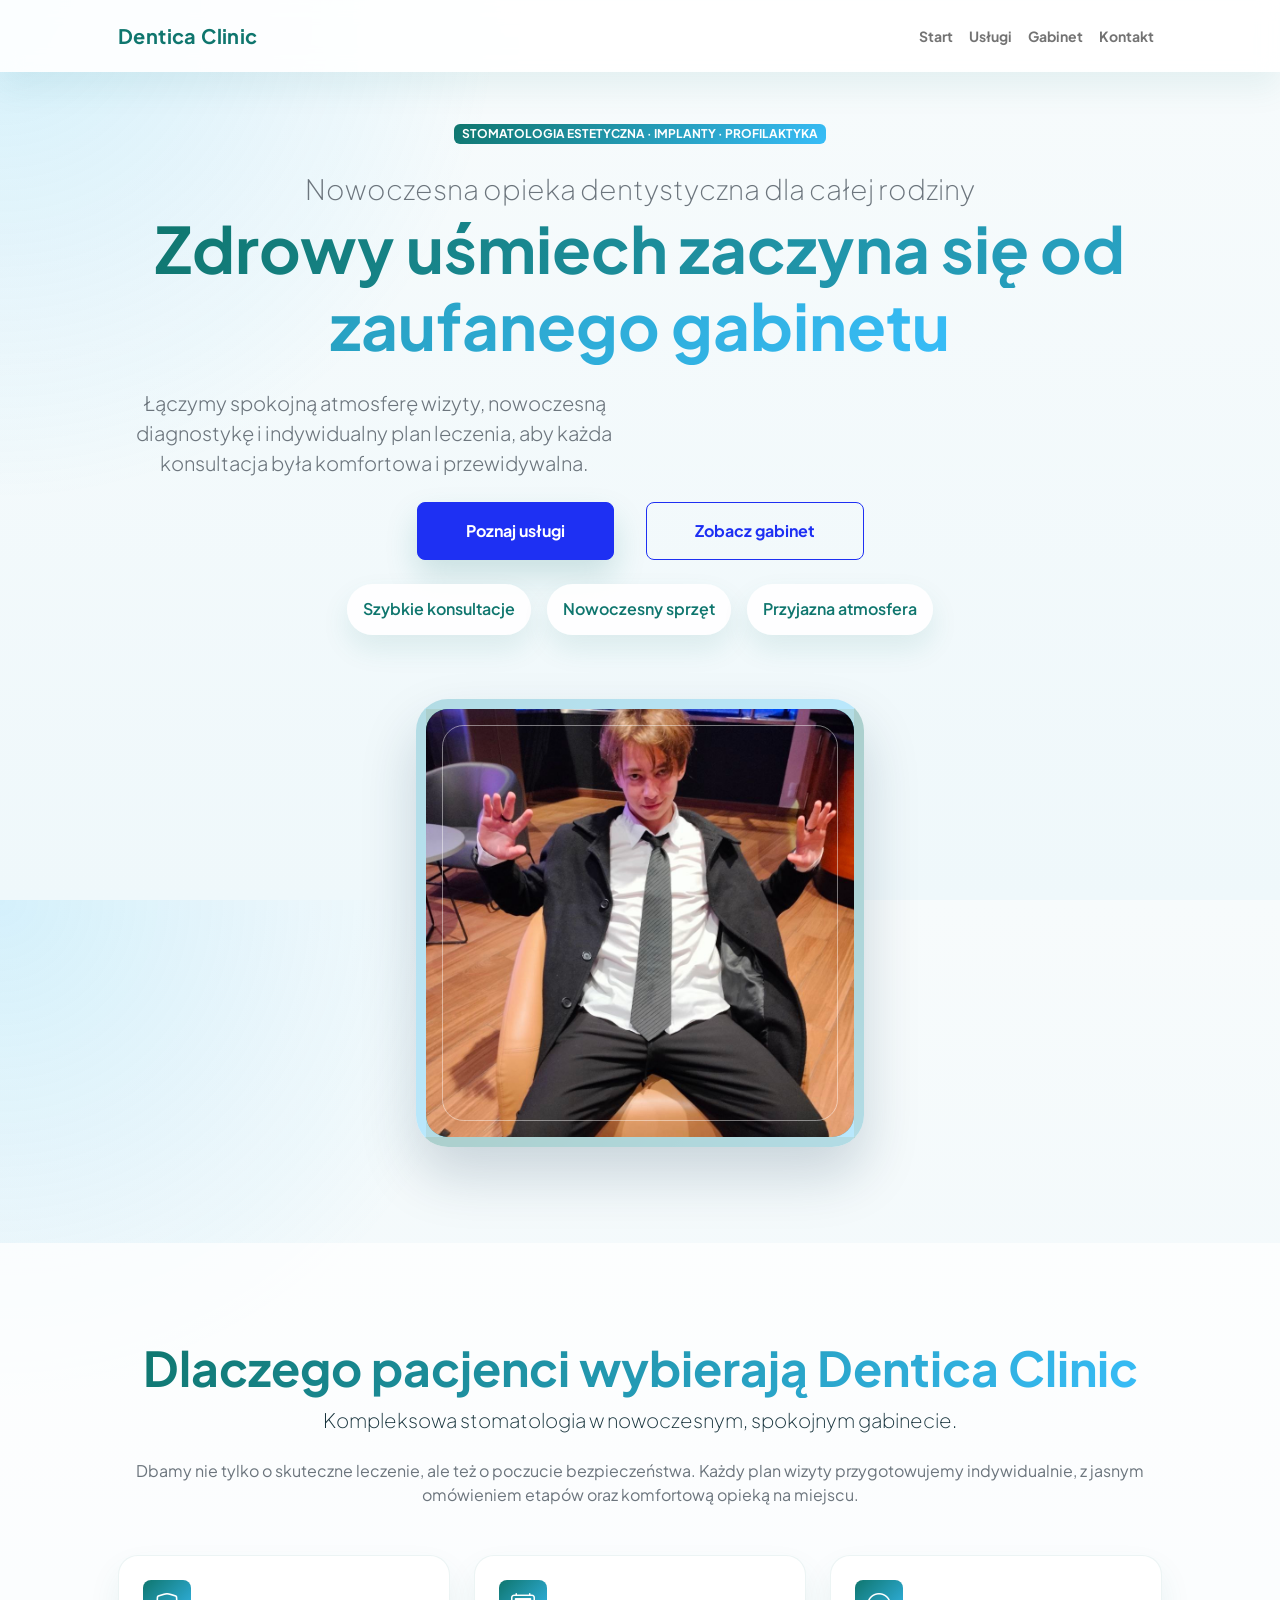
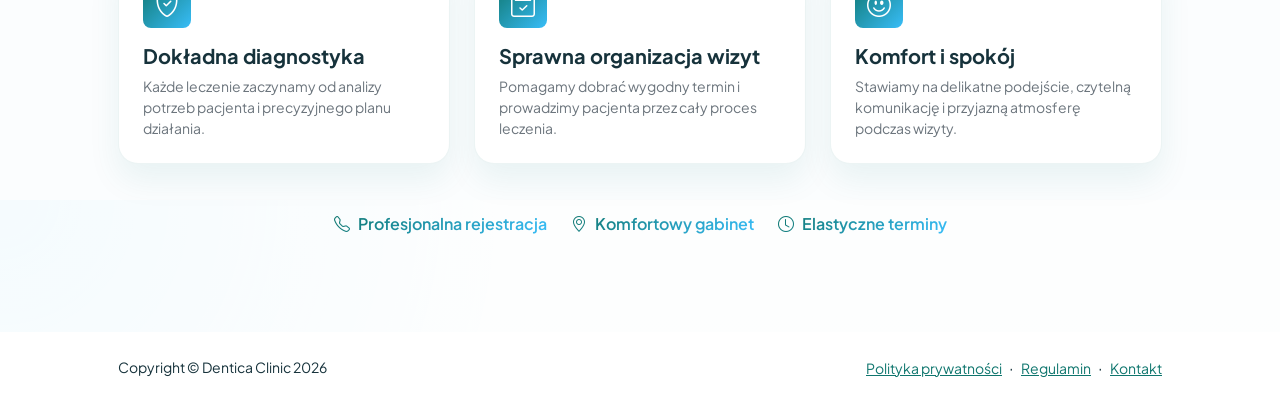
<file: index.html>
<!DOCTYPE html>
<html lang="pl">
    <head>
        <meta charset="utf-8" />
        <meta name="viewport" content="width=device-width, initial-scale=1, shrink-to-fit=no" />
        <meta name="description" content="Dentica Clinic - nowoczesny gabinet stomatologiczny z kompleksową opieką dla dzieci i dorosłych." />
        <meta name="author" content="" />
        <title>Dentica Clinic | Nowoczesny gabinet stomatologiczny</title>
        <!-- Favicon-->
        <link rel="icon" type="image/x-icon" href="assets/favicon.ico" />
        <!-- Custom Google font-->
        <link rel="preconnect" href="https://fonts.googleapis.com" />
        <link rel="preconnect" href="https://fonts.gstatic.com" crossorigin />
        <link href="https://fonts.googleapis.com/css2?family=Plus+Jakarta+Sans:wght@100;200;300;400;500;600;700;800;900&amp;display=swap" rel="stylesheet" />
        <!-- Bootstrap icons-->
        <link href="https://cdn.jsdelivr.net/npm/bootstrap-icons@1.8.1/font/bootstrap-icons.css" rel="stylesheet" />
        <!-- Core theme CSS (includes Bootstrap)-->
        <link href="css/styles.css" rel="stylesheet" />
    </head>
    <body class="d-flex flex-column h-100">
        <main class="flex-shrink-0">
            <!-- Navigation-->
            <nav class="navbar navbar-expand-lg navbar-light bg-white py-3">
                <div class="container px-5">
                    <a class="navbar-brand" href="index.html"><span class="fw-bolder text-primary">Dentica Clinic</span></a>
                    <button class="navbar-toggler" type="button" data-bs-toggle="collapse" data-bs-target="#navbarSupportedContent" aria-controls="navbarSupportedContent" aria-expanded="false" aria-label="Przełącz nawigację"><span class="navbar-toggler-icon"></span></button>
                    <div class="collapse navbar-collapse" id="navbarSupportedContent">
                        <ul class="navbar-nav ms-auto mb-2 mb-lg-0 small fw-bolder">
                            <li class="nav-item"><a class="nav-link" href="index.html">Start</a></li>
                            <li class="nav-item"><a class="nav-link" href="resume.html">Usługi</a></li>
                            <li class="nav-item"><a class="nav-link" href="projects.html">Gabinet</a></li>
                            <li class="nav-item"><a class="nav-link" href="contact.html">Kontakt</a></li>
                        </ul>
                    </div>
                </div>
            </nav>
            <!-- Header-->
            <header class="py-5">
                <div class="container px-5 pb-5">
                    <div class="row gx-5 align-items-center">
                        <div class="col-xxl-5">
                            <!-- Header text content-->
                            <div class="text-center text-xxl-start">
                                <div class="badge bg-gradient-primary-to-secondary text-white mb-4"><div class="text-uppercase">Stomatologia estetyczna &middot; Implanty &middot; Profilaktyka</div></div>
                                <div class="fs-3 fw-light text-muted">Nowoczesna opieka dentystyczna dla całej rodziny</div>
                                <h1 class="display-3 fw-bolder mb-4"><span class="text-gradient d-inline">Zdrowy uśmiech zaczyna się od zaufanego gabinetu</span></h1>
                                <p class="lead text-muted mb-4 hero-copy">Łączymy spokojną atmosferę wizyty, nowoczesną diagnostykę i indywidualny plan leczenia, aby każda konsultacja była komfortowa i przewidywalna.</p>
                                <div class="d-grid gap-3 d-sm-flex justify-content-sm-center justify-content-xxl-start mb-3">
                                    <a class="btn btn-primary btn-lg px-5 py-3 me-sm-3 fs-6 fw-bolder" href="resume.html">Poznaj usługi</a>
                                    <a class="btn btn-outline-primary btn-lg px-5 py-3 fs-6 fw-bolder" href="projects.html">Zobacz gabinet</a>
                                </div>
                                <div class="d-flex flex-column flex-sm-row gap-3 justify-content-sm-center justify-content-xxl-start hero-highlights">
                                    <div class="hero-highlight">Szybkie konsultacje</div>
                                    <div class="hero-highlight">Nowoczesny sprzęt</div>
                                    <div class="hero-highlight">Przyjazna atmosfera</div>
                                </div>
                            </div>
                        </div>
                        <div class="col-xxl-7">
                            <!-- Header profile picture-->
                            <div class="d-flex justify-content-center mt-5 mt-xxl-0">
                                <div class="profile bg-gradient-primary-to-secondary">
                                    <!-- TIP: For best results, use a photo with a transparent background like the demo example below-->
                                    <!-- Watch a tutorial on how to do this on YouTube (link)-->
                                    <img class="profile-img" src="assets/hero-dentist.jpg" alt="Właściciel gabinetu Dentica Clinic" />
                                    <div class="dots-1">
                                        <!-- SVG Dots-->
                                        <svg version="1.1" xmlns="http://www.w3.org/2000/svg" xmlns:xlink="http://www.w3.org/1999/xlink" x="0px" y="0px" viewBox="0 0 191.6 1215.4" style="enable-background: new 0 0 191.6 1215.4" xml:space="preserve">
                                            <g transform="translate(0.000000,1280.000000) scale(0.100000,-0.100000)">
                                                <path d="M227.7,12788.6c-105-35-200-141-222-248c-43-206,163-412,369-369c155,32,275,190,260,339c-11,105-90,213-190,262        C383.7,12801.6,289.7,12808.6,227.7,12788.6z"></path>
                                                <path d="M1507.7,12788.6c-151-50-253-216-222-362c25-119,136-230,254-255c194-41,395,142,375,339c-11,105-90,213-190,262        C1663.7,12801.6,1569.7,12808.6,1507.7,12788.6z"></path>
                                                <path d="M227.7,11508.6c-105-35-200-141-222-248c-43-206,163-412,369-369c155,32,275,190,260,339c-11,105-90,213-190,262        C383.7,11521.6,289.7,11528.6,227.7,11508.6z"></path>
                                                <path d="M1507.7,11508.6c-151-50-253-216-222-362c25-119,136-230,254-255c194-41,395,142,375,339c-11,105-90,213-190,262        C1663.7,11521.6,1569.7,11528.6,1507.7,11508.6z"></path>
                                                <path d="M227.7,10228.6c-105-35-200-141-222-248c-43-206,163-412,369-369c155,32,275,190,260,339c-11,105-90,213-190,262        C383.7,10241.6,289.7,10248.6,227.7,10228.6z"></path>
                                                <path d="M1507.7,10228.6c-105-35-200-141-222-248c-43-206,163-412,369-369c155,32,275,190,260,339c-11,105-90,213-190,262        C1663.7,10241.6,1569.7,10248.6,1507.7,10228.6z"></path>
                                                <path d="M227.7,8948.6c-105-35-200-141-222-248c-43-206,163-412,369-369c155,32,275,190,260,339c-11,105-90,213-190,262        C383.7,8961.6,289.7,8968.6,227.7,8948.6z"></path>
                                                <path d="M1507.7,8948.6c-105-35-200-141-222-248c-43-206,163-412,369-369c155,32,275,190,260,339c-11,105-90,213-190,262        C1663.7,8961.6,1569.7,8968.6,1507.7,8948.6z"></path>
                                                <path d="M227.7,7668.6c-105-35-200-141-222-248c-43-206,163-412,369-369c155,32,275,190,260,339c-11,105-90,213-190,262        C383.7,7681.6,289.7,7688.6,227.7,7668.6z"></path>
                                                <path d="M1507.7,7668.6c-105-35-200-141-222-248c-43-206,163-412,369-369c155,32,275,190,260,339c-11,105-90,213-190,262        C1663.7,7681.6,1569.7,7688.6,1507.7,7668.6z"></path>
                                                <path d="M227.7,6388.6c-105-35-200-141-222-248c-43-206,163-412,369-369c155,32,275,190,260,339c-11,105-90,213-190,262        C383.7,6401.6,289.7,6408.6,227.7,6388.6z"></path>
                                                <path d="M1507.7,6388.6c-105-35-200-141-222-248c-43-206,163-412,369-369c155,32,275,190,260,339c-11,105-90,213-190,262        C1663.7,6401.6,1569.7,6408.6,1507.7,6388.6z"></path>
                                                <path d="M227.7,5108.6c-105-35-200-141-222-248c-43-206,163-412,369-369c155,32,275,190,260,339c-11,105-90,213-190,262        C383.7,5121.6,289.7,5128.6,227.7,5108.6z"></path>
                                                <path d="M1507.7,5108.6c-105-35-200-141-222-248c-43-206,163-412,369-369c155,32,275,190,260,339c-11,105-90,213-190,262        C1663.7,5121.6,1569.7,5128.6,1507.7,5108.6z"></path>
                                                <path d="M227.7,3828.6c-105-35-200-141-222-248c-43-206,163-412,369-369c155,32,275,190,260,339c-11,105-90,213-190,262        C383.7,3841.6,289.7,3848.6,227.7,3828.6z"></path>
                                                <path d="M1507.7,3828.6c-105-35-200-141-222-248c-43-206,163-412,369-369c155,32,275,190,260,339c-11,105-90,213-190,262        C1663.7,3841.6,1569.7,3848.6,1507.7,3828.6z"></path>
                                                <path d="M227.7,2548.6c-105-35-200-141-222-248c-43-206,163-412,369-369c155,32,275,190,260,339c-11,105-90,213-190,262        C383.7,2561.6,289.7,2568.6,227.7,2548.6z"></path>
                                                <path d="M1507.7,2548.6c-105-35-200-141-222-248c-43-206,163-412,369-369c155,32,275,190,260,339c-11,105-90,213-190,262        C1663.7,2561.6,1569.7,2568.6,1507.7,2548.6z"></path>
                                                <path d="M227.7,1268.6c-105-35-200-141-222-248c-43-206,163-412,369-369c155,32,275,190,260,339c-11,105-90,213-190,262        C383.7,1281.6,289.7,1288.6,227.7,1268.6z"></path>
                                                <path d="M1507.7,1268.6c-105-35-200-141-222-248c-43-206,163-412,369-369c155,32,275,190,260,339c-11,105-90,213-190,262        C1663.7,1281.6,1569.7,1288.6,1507.7,1268.6z"></path>
                                            </g>
                                        </svg>
                                        <!-- END of SVG dots-->
                                    </div>
                                    <div class="dots-2">
                                        <!-- SVG Dots-->
                                        <svg version="1.1" xmlns="http://www.w3.org/2000/svg" xmlns:xlink="http://www.w3.org/1999/xlink" x="0px" y="0px" viewBox="0 0 191.6 1215.4" style="enable-background: new 0 0 191.6 1215.4" xml:space="preserve">
                                            <g transform="translate(0.000000,1280.000000) scale(0.100000,-0.100000)">
                                                <path d="M227.7,12788.6c-105-35-200-141-222-248c-43-206,163-412,369-369c155,32,275,190,260,339c-11,105-90,213-190,262        C383.7,12801.6,289.7,12808.6,227.7,12788.6z"></path>
                                                <path d="M1507.7,12788.6c-151-50-253-216-222-362c25-119,136-230,254-255c194-41,395,142,375,339c-11,105-90,213-190,262        C1663.7,12801.6,1569.7,12808.6,1507.7,12788.6z"></path>
                                                <path d="M227.7,11508.6c-105-35-200-141-222-248c-43-206,163-412,369-369c155,32,275,190,260,339c-11,105-90,213-190,262        C383.7,11521.6,289.7,11528.6,227.7,11508.6z"></path>
                                                <path d="M1507.7,11508.6c-151-50-253-216-222-362c25-119,136-230,254-255c194-41,395,142,375,339c-11,105-90,213-190,262        C1663.7,11521.6,1569.7,11528.6,1507.7,11508.6z"></path>
                                                <path d="M227.7,10228.6c-105-35-200-141-222-248c-43-206,163-412,369-369c155,32,275,190,260,339c-11,105-90,213-190,262        C383.7,10241.6,289.7,10248.6,227.7,10228.6z"></path>
                                                <path d="M1507.7,10228.6c-105-35-200-141-222-248c-43-206,163-412,369-369c155,32,275,190,260,339c-11,105-90,213-190,262        C1663.7,10241.6,1569.7,10248.6,1507.7,10228.6z"></path>
                                                <path d="M227.7,8948.6c-105-35-200-141-222-248c-43-206,163-412,369-369c155,32,275,190,260,339c-11,105-90,213-190,262        C383.7,8961.6,289.7,8968.6,227.7,8948.6z"></path>
                                                <path d="M1507.7,8948.6c-105-35-200-141-222-248c-43-206,163-412,369-369c155,32,275,190,260,339c-11,105-90,213-190,262        C1663.7,8961.6,1569.7,8968.6,1507.7,8948.6z"></path>
                                                <path d="M227.7,7668.6c-105-35-200-141-222-248c-43-206,163-412,369-369c155,32,275,190,260,339c-11,105-90,213-190,262        C383.7,7681.6,289.7,7688.6,227.7,7668.6z"></path>
                                                <path d="M1507.7,7668.6c-105-35-200-141-222-248c-43-206,163-412,369-369c155,32,275,190,260,339c-11,105-90,213-190,262        C1663.7,7681.6,1569.7,7688.6,1507.7,7668.6z"></path>
                                                <path d="M227.7,6388.6c-105-35-200-141-222-248c-43-206,163-412,369-369c155,32,275,190,260,339c-11,105-90,213-190,262        C383.7,6401.6,289.7,6408.6,227.7,6388.6z"></path>
                                                <path d="M1507.7,6388.6c-105-35-200-141-222-248c-43-206,163-412,369-369c155,32,275,190,260,339c-11,105-90,213-190,262        C1663.7,6401.6,1569.7,6408.6,1507.7,6388.6z"></path>
                                                <path d="M227.7,5108.6c-105-35-200-141-222-248c-43-206,163-412,369-369c155,32,275,190,260,339c-11,105-90,213-190,262        C383.7,5121.6,289.7,5128.6,227.7,5108.6z"></path>
                                                <path d="M1507.7,5108.6c-105-35-200-141-222-248c-43-206,163-412,369-369c155,32,275,190,260,339c-11,105-90,213-190,262        C1663.7,5121.6,1569.7,5128.6,1507.7,5108.6z"></path>
                                                <path d="M227.7,3828.6c-105-35-200-141-222-248c-43-206,163-412,369-369c155,32,275,190,260,339c-11,105-90,213-190,262        C383.7,3841.6,289.7,3848.6,227.7,3828.6z"></path>
                                                <path d="M1507.7,3828.6c-105-35-200-141-222-248c-43-206,163-412,369-369c155,32,275,190,260,339c-11,105-90,213-190,262        C1663.7,3841.6,1569.7,3848.6,1507.7,3828.6z"></path>
                                                <path d="M227.7,2548.6c-105-35-200-141-222-248c-43-206,163-412,369-369c155,32,275,190,260,339c-11,105-90,213-190,262        C383.7,2561.6,289.7,2568.6,227.7,2548.6z"></path>
                                                <path d="M1507.7,2548.6c-105-35-200-141-222-248c-43-206,163-412,369-369c155,32,275,190,260,339c-11,105-90,213-190,262        C1663.7,2561.6,1569.7,2568.6,1507.7,2548.6z"></path>
                                                <path d="M227.7,1268.6c-105-35-200-141-222-248c-43-206,163-412,369-369c155,32,275,190,260,339c-11,105-90,213-190,262        C383.7,1281.6,289.7,1288.6,227.7,1268.6z"></path>
                                                <path d="M1507.7,1268.6c-105-35-200-141-222-248c-43-206,163-412,369-369c155,32,275,190,260,339c-11,105-90,213-190,262        C1663.7,1281.6,1569.7,1288.6,1507.7,1268.6z"></path>
                                            </g>
                                        </svg>
                                        <!-- END of SVG dots-->
                                    </div>
                                    <div class="dots-3">
                                        <!-- SVG Dots-->
                                        <svg version="1.1" xmlns="http://www.w3.org/2000/svg" xmlns:xlink="http://www.w3.org/1999/xlink" x="0px" y="0px" viewBox="0 0 191.6 1215.4" style="enable-background: new 0 0 191.6 1215.4" xml:space="preserve">
                                            <g transform="translate(0.000000,1280.000000) scale(0.100000,-0.100000)">
                                                <path d="M227.7,12788.6c-105-35-200-141-222-248c-43-206,163-412,369-369c155,32,275,190,260,339c-11,105-90,213-190,262        C383.7,12801.6,289.7,12808.6,227.7,12788.6z"></path>
                                                <path d="M1507.7,12788.6c-151-50-253-216-222-362c25-119,136-230,254-255c194-41,395,142,375,339c-11,105-90,213-190,262        C1663.7,12801.6,1569.7,12808.6,1507.7,12788.6z"></path>
                                                <path d="M227.7,11508.6c-105-35-200-141-222-248c-43-206,163-412,369-369c155,32,275,190,260,339c-11,105-90,213-190,262        C383.7,11521.6,289.7,11528.6,227.7,11508.6z"></path>
                                                <path d="M1507.7,11508.6c-151-50-253-216-222-362c25-119,136-230,254-255c194-41,395,142,375,339c-11,105-90,213-190,262        C1663.7,11521.6,1569.7,11528.6,1507.7,11508.6z"></path>
                                                <path d="M227.7,10228.6c-105-35-200-141-222-248c-43-206,163-412,369-369c155,32,275,190,260,339c-11,105-90,213-190,262        C383.7,10241.6,289.7,10248.6,227.7,10228.6z"></path>
                                                <path d="M1507.7,10228.6c-105-35-200-141-222-248c-43-206,163-412,369-369c155,32,275,190,260,339c-11,105-90,213-190,262        C1663.7,10241.6,1569.7,10248.6,1507.7,10228.6z"></path>
                                                <path d="M227.7,8948.6c-105-35-200-141-222-248c-43-206,163-412,369-369c155,32,275,190,260,339c-11,105-90,213-190,262        C383.7,8961.6,289.7,8968.6,227.7,8948.6z"></path>
                                                <path d="M1507.7,8948.6c-105-35-200-141-222-248c-43-206,163-412,369-369c155,32,275,190,260,339c-11,105-90,213-190,262        C1663.7,8961.6,1569.7,8968.6,1507.7,8948.6z"></path>
                                                <path d="M227.7,7668.6c-105-35-200-141-222-248c-43-206,163-412,369-369c155,32,275,190,260,339c-11,105-90,213-190,262        C383.7,7681.6,289.7,7688.6,227.7,7668.6z"></path>
                                                <path d="M1507.7,7668.6c-105-35-200-141-222-248c-43-206,163-412,369-369c155,32,275,190,260,339c-11,105-90,213-190,262        C1663.7,7681.6,1569.7,7688.6,1507.7,7668.6z"></path>
                                                <path d="M227.7,6388.6c-105-35-200-141-222-248c-43-206,163-412,369-369c155,32,275,190,260,339c-11,105-90,213-190,262        C383.7,6401.6,289.7,6408.6,227.7,6388.6z"></path>
                                                <path d="M1507.7,6388.6c-105-35-200-141-222-248c-43-206,163-412,369-369c155,32,275,190,260,339c-11,105-90,213-190,262        C1663.7,6401.6,1569.7,6408.6,1507.7,6388.6z"></path>
                                                <path d="M227.7,5108.6c-105-35-200-141-222-248c-43-206,163-412,369-369c155,32,275,190,260,339c-11,105-90,213-190,262        C383.7,5121.6,289.7,5128.6,227.7,5108.6z"></path>
                                                <path d="M1507.7,5108.6c-105-35-200-141-222-248c-43-206,163-412,369-369c155,32,275,190,260,339c-11,105-90,213-190,262        C1663.7,5121.6,1569.7,5128.6,1507.7,5108.6z"></path>
                                                <path d="M227.7,3828.6c-105-35-200-141-222-248c-43-206,163-412,369-369c155,32,275,190,260,339c-11,105-90,213-190,262        C383.7,3841.6,289.7,3848.6,227.7,3828.6z"></path>
                                                <path d="M1507.7,3828.6c-105-35-200-141-222-248c-43-206,163-412,369-369c155,32,275,190,260,339c-11,105-90,213-190,262        C1663.7,3841.6,1569.7,3848.6,1507.7,3828.6z"></path>
                                                <path d="M227.7,2548.6c-105-35-200-141-222-248c-43-206,163-412,369-369c155,32,275,190,260,339c-11,105-90,213-190,262        C383.7,2561.6,289.7,2568.6,227.7,2548.6z"></path>
                                                <path d="M1507.7,2548.6c-105-35-200-141-222-248c-43-206,163-412,369-369c155,32,275,190,260,339c-11,105-90,213-190,262        C1663.7,2561.6,1569.7,2568.6,1507.7,2548.6z"></path>
                                                <path d="M227.7,1268.6c-105-35-200-141-222-248c-43-206,163-412,369-369c155,32,275,190,260,339c-11,105-90,213-190,262        C383.7,1281.6,289.7,1288.6,227.7,1268.6z"></path>
                                                <path d="M1507.7,1268.6c-105-35-200-141-222-248c-43-206,163-412,369-369c155,32,275,190,260,339c-11,105-90,213-190,262        C1663.7,1281.6,1569.7,1288.6,1507.7,1268.6z"></path>
                                            </g>
                                        </svg>
                                        <!-- END of SVG dots-->
                                    </div>
                                    <div class="dots-4">
                                        <!-- SVG Dots-->
                                        <svg version="1.1" xmlns="http://www.w3.org/2000/svg" xmlns:xlink="http://www.w3.org/1999/xlink" x="0px" y="0px" viewBox="0 0 191.6 1215.4" style="enable-background: new 0 0 191.6 1215.4" xml:space="preserve">
                                            <g transform="translate(0.000000,1280.000000) scale(0.100000,-0.100000)">
                                                <path d="M227.7,12788.6c-105-35-200-141-222-248c-43-206,163-412,369-369c155,32,275,190,260,339c-11,105-90,213-190,262        C383.7,12801.6,289.7,12808.6,227.7,12788.6z"></path>
                                                <path d="M1507.7,12788.6c-151-50-253-216-222-362c25-119,136-230,254-255c194-41,395,142,375,339c-11,105-90,213-190,262        C1663.7,12801.6,1569.7,12808.6,1507.7,12788.6z"></path>
                                                <path d="M227.7,11508.6c-105-35-200-141-222-248c-43-206,163-412,369-369c155,32,275,190,260,339c-11,105-90,213-190,262        C383.7,11521.6,289.7,11528.6,227.7,11508.6z"></path>
                                                <path d="M1507.7,11508.6c-151-50-253-216-222-362c25-119,136-230,254-255c194-41,395,142,375,339c-11,105-90,213-190,262        C1663.7,11521.6,1569.7,11528.6,1507.7,11508.6z"></path>
                                                <path d="M227.7,10228.6c-105-35-200-141-222-248c-43-206,163-412,369-369c155,32,275,190,260,339c-11,105-90,213-190,262        C383.7,10241.6,289.7,10248.6,227.7,10228.6z"></path>
                                                <path d="M1507.7,10228.6c-105-35-200-141-222-248c-43-206,163-412,369-369c155,32,275,190,260,339c-11,105-90,213-190,262        C1663.7,10241.6,1569.7,10248.6,1507.7,10228.6z"></path>
                                                <path d="M227.7,8948.6c-105-35-200-141-222-248c-43-206,163-412,369-369c155,32,275,190,260,339c-11,105-90,213-190,262        C383.7,8961.6,289.7,8968.6,227.7,8948.6z"></path>
                                                <path d="M1507.7,8948.6c-105-35-200-141-222-248c-43-206,163-412,369-369c155,32,275,190,260,339c-11,105-90,213-190,262        C1663.7,8961.6,1569.7,8968.6,1507.7,8948.6z"></path>
                                                <path d="M227.7,7668.6c-105-35-200-141-222-248c-43-206,163-412,369-369c155,32,275,190,260,339c-11,105-90,213-190,262        C383.7,7681.6,289.7,7688.6,227.7,7668.6z"></path>
                                                <path d="M1507.7,7668.6c-105-35-200-141-222-248c-43-206,163-412,369-369c155,32,275,190,260,339c-11,105-90,213-190,262        C1663.7,7681.6,1569.7,7688.6,1507.7,7668.6z"></path>
                                                <path d="M227.7,6388.6c-105-35-200-141-222-248c-43-206,163-412,369-369c155,32,275,190,260,339c-11,105-90,213-190,262        C383.7,6401.6,289.7,6408.6,227.7,6388.6z"></path>
                                                <path d="M1507.7,6388.6c-105-35-200-141-222-248c-43-206,163-412,369-369c155,32,275,190,260,339c-11,105-90,213-190,262        C1663.7,6401.6,1569.7,6408.6,1507.7,6388.6z"></path>
                                                <path d="M227.7,5108.6c-105-35-200-141-222-248c-43-206,163-412,369-369c155,32,275,190,260,339c-11,105-90,213-190,262        C383.7,5121.6,289.7,5128.6,227.7,5108.6z"></path>
                                                <path d="M1507.7,5108.6c-105-35-200-141-222-248c-43-206,163-412,369-369c155,32,275,190,260,339c-11,105-90,213-190,262        C1663.7,5121.6,1569.7,5128.6,1507.7,5108.6z"></path>
                                                <path d="M227.7,3828.6c-105-35-200-141-222-248c-43-206,163-412,369-369c155,32,275,190,260,339c-11,105-90,213-190,262        C383.7,3841.6,289.7,3848.6,227.7,3828.6z"></path>
                                                <path d="M1507.7,3828.6c-105-35-200-141-222-248c-43-206,163-412,369-369c155,32,275,190,260,339c-11,105-90,213-190,262        C1663.7,3841.6,1569.7,3848.6,1507.7,3828.6z"></path>
                                                <path d="M227.7,2548.6c-105-35-200-141-222-248c-43-206,163-412,369-369c155,32,275,190,260,339c-11,105-90,213-190,262        C383.7,2561.6,289.7,2568.6,227.7,2548.6z"></path>
                                                <path d="M1507.7,2548.6c-105-35-200-141-222-248c-43-206,163-412,369-369c155,32,275,190,260,339c-11,105-90,213-190,262        C1663.7,2561.6,1569.7,2568.6,1507.7,2548.6z"></path>
                                                <path d="M227.7,1268.6c-105-35-200-141-222-248c-43-206,163-412,369-369c155,32,275,190,260,339c-11,105-90,213-190,262        C383.7,1281.6,289.7,1288.6,227.7,1268.6z"></path>
                                                <path d="M1507.7,1268.6c-105-35-200-141-222-248c-43-206,163-412,369-369c155,32,275,190,260,339c-11,105-90,213-190,262        C1663.7,1281.6,1569.7,1288.6,1507.7,1268.6z"></path>
                                            </g>
                                        </svg>
                                        <!-- END of SVG dots-->
                                    </div>
                                </div>
                            </div>
                        </div>
                    </div>
                </div>
            </header>
            <!-- About Section-->
            <section class="bg-light py-5">
                <div class="container px-5">
                    <div class="row gx-5 justify-content-center">
                        <div class="col-xxl-8">
                            <div class="text-center my-5">
                                <h2 class="display-5 fw-bolder"><span class="text-gradient d-inline">Dlaczego pacjenci wybierają Dentica Clinic</span></h2>
                                <p class="lead fw-light mb-4">Kompleksowa stomatologia w nowoczesnym, spokojnym gabinecie.</p>
                                <p class="text-muted">Dbamy nie tylko o skuteczne leczenie, ale też o poczucie bezpieczeństwa. Każdy plan wizyty przygotowujemy indywidualnie, z jasnym omówieniem etapów oraz komfortową opieką na miejscu.</p>
                                <div class="row g-4 text-start mt-4">
                                    <div class="col-md-4">
                                        <div class="info-card h-100">
                                            <div class="feature bg-primary bg-gradient-primary-to-secondary text-white rounded-3 mb-3"><i class="bi bi-shield-check"></i></div>
                                            <h3 class="h5 fw-bolder">Dokładna diagnostyka</h3>
                                            <p class="text-muted small mb-0">Każde leczenie zaczynamy od analizy potrzeb pacjenta i precyzyjnego planu działania.</p>
                                        </div>
                                    </div>
                                    <div class="col-md-4">
                                        <div class="info-card h-100">
                                            <div class="feature bg-primary bg-gradient-primary-to-secondary text-white rounded-3 mb-3"><i class="bi bi-calendar2-check"></i></div>
                                            <h3 class="h5 fw-bolder">Sprawna organizacja wizyt</h3>
                                            <p class="text-muted small mb-0">Pomagamy dobrać wygodny termin i prowadzimy pacjenta przez cały proces leczenia.</p>
                                        </div>
                                    </div>
                                    <div class="col-md-4">
                                        <div class="info-card h-100">
                                            <div class="feature bg-primary bg-gradient-primary-to-secondary text-white rounded-3 mb-3"><i class="bi bi-emoji-smile"></i></div>
                                            <h3 class="h5 fw-bolder">Komfort i spokój</h3>
                                            <p class="text-muted small mb-0">Stawiamy na delikatne podejście, czytelną komunikację i przyjazną atmosferę podczas wizyty.</p>
                                        </div>
                                    </div>
                                </div>
                                <div class="d-flex justify-content-center flex-wrap gap-4 mt-5 clinic-meta">
                                    <a class="text-gradient text-decoration-none" href="#!"><i class="bi bi-telephone me-2"></i>Profesjonalna rejestracja</a>
                                    <a class="text-gradient text-decoration-none" href="#!"><i class="bi bi-geo-alt me-2"></i>Komfortowy gabinet</a>
                                    <a class="text-gradient text-decoration-none" href="#!"><i class="bi bi-clock me-2"></i>Elastyczne terminy</a>
                                </div>
                            </div>
                        </div>
                    </div>
                </div>
            </section>
        </main>
        <!-- Footer-->
        <footer class="bg-white py-4 mt-auto">
            <div class="container px-5">
                <div class="row align-items-center justify-content-between flex-column flex-sm-row">
                    <div class="col-auto"><div class="small m-0">Copyright &copy; Dentica Clinic 2026</div></div>
                    <div class="col-auto">
                        <a class="small" href="#!">Polityka prywatności</a>
                        <span class="mx-1">&middot;</span>
                        <a class="small" href="#!">Regulamin</a>
                        <span class="mx-1">&middot;</span>
                        <a class="small" href="#!">Kontakt</a>
                    </div>
                </div>
            </div>
        </footer>
        <!-- Bootstrap core JS-->
        <script src="https://cdn.jsdelivr.net/npm/bootstrap@5.2.3/dist/js/bootstrap.bundle.min.js"></script>
        <!-- Core theme JS-->
        <script src="js/scripts.js"></script>
    </body>
</html>
</file>
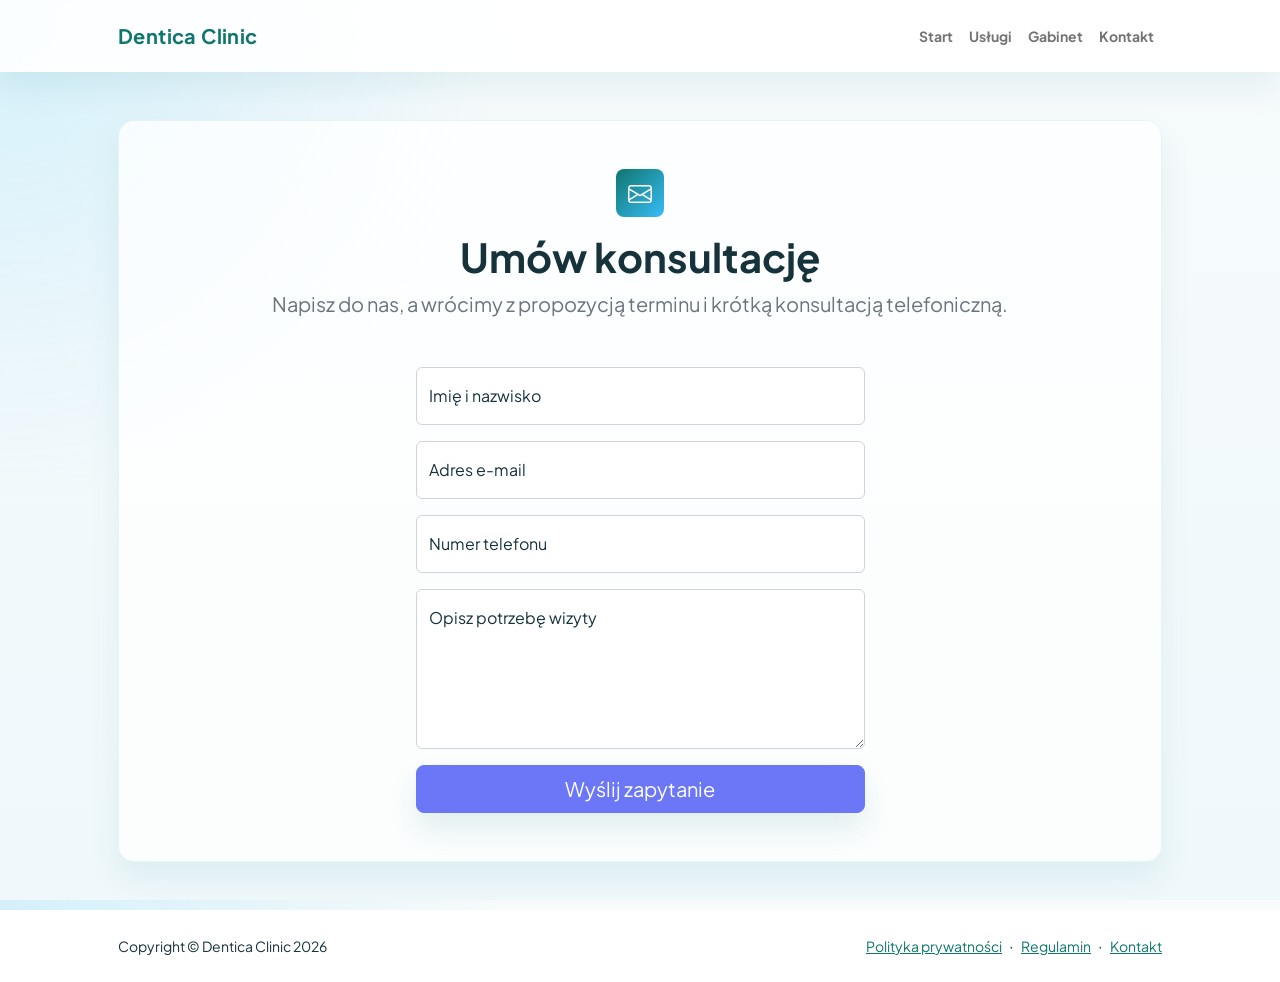
<file: contact.html>
<!DOCTYPE html>
<html lang="pl">
    <head>
        <meta charset="utf-8" />
        <meta name="viewport" content="width=device-width, initial-scale=1, shrink-to-fit=no" />
        <meta name="description" content="Skontaktuj się z Dentica Clinic i umów konsultację stomatologiczną." />
        <meta name="author" content />
        <title>Dentica Clinic | Kontakt</title>
        <!-- Favicon-->
        <link rel="icon" type="image/x-icon" href="assets/favicon.ico" />
        <!-- Custom Google font-->
        <link rel="preconnect" href="https://fonts.googleapis.com" />
        <link rel="preconnect" href="https://fonts.gstatic.com" crossorigin />
        <link href="https://fonts.googleapis.com/css2?family=Plus+Jakarta+Sans:wght@100;200;300;400;500;600;700;800;900&amp;display=swap" rel="stylesheet" />
        <!-- Bootstrap icons-->
        <link href="https://cdn.jsdelivr.net/npm/bootstrap-icons@1.8.1/font/bootstrap-icons.css" rel="stylesheet" />
        <!-- Core theme CSS (includes Bootstrap)-->
        <link href="css/styles.css" rel="stylesheet" />
    </head>
    <body class="d-flex flex-column">
        <main class="flex-shrink-0">
            <!-- Navigation-->
            <nav class="navbar navbar-expand-lg navbar-light bg-white py-3">
                <div class="container px-5">
                    <a class="navbar-brand" href="index.html"><span class="fw-bolder text-primary">Dentica Clinic</span></a>
                    <button class="navbar-toggler" type="button" data-bs-toggle="collapse" data-bs-target="#navbarSupportedContent" aria-controls="navbarSupportedContent" aria-expanded="false" aria-label="Przełącz nawigację"><span class="navbar-toggler-icon"></span></button>
                    <div class="collapse navbar-collapse" id="navbarSupportedContent">
                        <ul class="navbar-nav ms-auto mb-2 mb-lg-0 small fw-bolder">
                            <li class="nav-item"><a class="nav-link" href="index.html">Start</a></li>
                            <li class="nav-item"><a class="nav-link" href="resume.html">Usługi</a></li>
                            <li class="nav-item"><a class="nav-link" href="projects.html">Gabinet</a></li>
                            <li class="nav-item"><a class="nav-link" href="contact.html">Kontakt</a></li>
                        </ul>
                    </div>
                </div>
            </nav>
            <!-- Page content-->
            <section class="py-5">
                <div class="container px-5">
                    <!-- Contact form-->
                    <div class="bg-light rounded-4 py-5 px-4 px-md-5 contact-panel">
                        <div class="text-center mb-5">
                            <div class="feature bg-primary bg-gradient-primary-to-secondary text-white rounded-3 mb-3"><i class="bi bi-envelope"></i></div>
                            <h1 class="fw-bolder">Umów konsultację</h1>
                            <p class="lead fw-normal text-muted mb-0">Napisz do nas, a wrócimy z propozycją terminu i krótką konsultacją telefoniczną.</p>
                        </div>
                        <div class="row gx-5 justify-content-center">
                            <div class="col-lg-8 col-xl-6">
                                <!-- * * * * * * * * * * * * * * *-->
                                <!-- * * SB Forms Contact Form * *-->
                                <!-- * * * * * * * * * * * * * * *-->
                                <!-- This form is pre-integrated with SB Forms.-->
                                <!-- To make this form functional, sign up at-->
                                <!-- https://startbootstrap.com/solution/contact-forms-->
                                <!-- to get an API token!-->
                                <form id="contactForm" data-sb-form-api-token="API_TOKEN">
                                    <!-- Name input-->
                                    <div class="form-floating mb-3">
                                        <input class="form-control" id="name" type="text" placeholder="Imię i nazwisko pacjenta" data-sb-validations="required" />
                                        <label for="name">Imię i nazwisko</label>
                                        <div class="invalid-feedback" data-sb-feedback="name:required">Imię i nazwisko jest wymagane.</div>
                                    </div>
                                    <!-- Email address input-->
                                    <div class="form-floating mb-3">
                                        <input class="form-control" id="email" type="email" placeholder="kontakt@twojadomena.pl" data-sb-validations="required,email" />
                                        <label for="email">Adres e-mail</label>
                                        <div class="invalid-feedback" data-sb-feedback="email:required">Adres e-mail jest wymagany.</div>
                                        <div class="invalid-feedback" data-sb-feedback="email:email">Adres e-mail jest nieprawidłowy.</div>
                                    </div>
                                    <!-- Phone number input-->
                                    <div class="form-floating mb-3">
                                        <input class="form-control" id="phone" type="tel" placeholder="123 456 789" data-sb-validations="required" />
                                        <label for="phone">Numer telefonu</label>
                                        <div class="invalid-feedback" data-sb-feedback="phone:required">Numer telefonu jest wymagany.</div>
                                    </div>
                                    <!-- Message input-->
                                    <div class="form-floating mb-3">
                                        <textarea class="form-control" id="message" type="text" placeholder="Napisz, czego potrzebujesz lub jaki termin Ci odpowiada..." style="height: 10rem" data-sb-validations="required"></textarea>
                                        <label for="message">Opisz potrzebę wizyty</label>
                                        <div class="invalid-feedback" data-sb-feedback="message:required">Wiadomość jest wymagana.</div>
                                    </div>
                                    <!-- Submit success message-->
                                    <!---->
                                    <!-- This is what your users will see when the form-->
                                    <!-- has successfully submitted-->
                                    <div class="d-none" id="submitSuccessMessage">
                                        <div class="text-center mb-3">
                                            <div class="fw-bolder">Wiadomość została wysłana!</div>
                                            Aby aktywować formularz online, zarejestruj konto na stronie
                                            <br />
                                            <a href="https://startbootstrap.com/solution/contact-forms">https://startbootstrap.com/solution/contact-forms</a>
                                        </div>
                                    </div>
                                    <!-- Submit error message-->
                                    <!---->
                                    <!-- This is what your users will see when there is-->
                                    <!-- an error submitting the form-->
                                    <div class="d-none" id="submitErrorMessage"><div class="text-center text-danger mb-3">Błąd podczas wysyłania wiadomości!</div></div>
                                    <!-- Submit Button-->
                                    <div class="d-grid"><button class="btn btn-primary btn-lg disabled" id="submitButton" type="submit">Wyślij zapytanie</button></div>
                                </form>
                            </div>
                        </div>
                    </div>
                </div>
            </section>
        </main>
        <!-- Footer-->
        <footer class="bg-white py-4 mt-auto">
            <div class="container px-5">
                <div class="row align-items-center justify-content-between flex-column flex-sm-row">
                    <div class="col-auto"><div class="small m-0">Copyright &copy; Dentica Clinic 2026</div></div>
                    <div class="col-auto">
                        <a class="small" href="#!">Polityka prywatności</a>
                        <span class="mx-1">&middot;</span>
                        <a class="small" href="#!">Regulamin</a>
                        <span class="mx-1">&middot;</span>
                        <a class="small" href="#!">Kontakt</a>
                    </div>
                </div>
            </div>
        </footer>
        <!-- Bootstrap core JS-->
        <script src="https://cdn.jsdelivr.net/npm/bootstrap@5.2.3/dist/js/bootstrap.bundle.min.js"></script>
        <!-- Core theme JS-->
        <script src="js/scripts.js"></script>
        <!-- * * * * * * * * * * * * * * * * * * * * * * * * * * * * * * * * * * * * * * * *-->
        <!-- * *                               SB Forms JS                               * *-->
        <!-- * * Activate your form at https://startbootstrap.com/solution/contact-forms * *-->
        <!-- * * * * * * * * * * * * * * * * * * * * * * * * * * * * * * * * * * * * * * * *-->
        <script src="https://cdn.startbootstrap.com/sb-forms-latest.js"></script>
    </body>
</html>
</file>
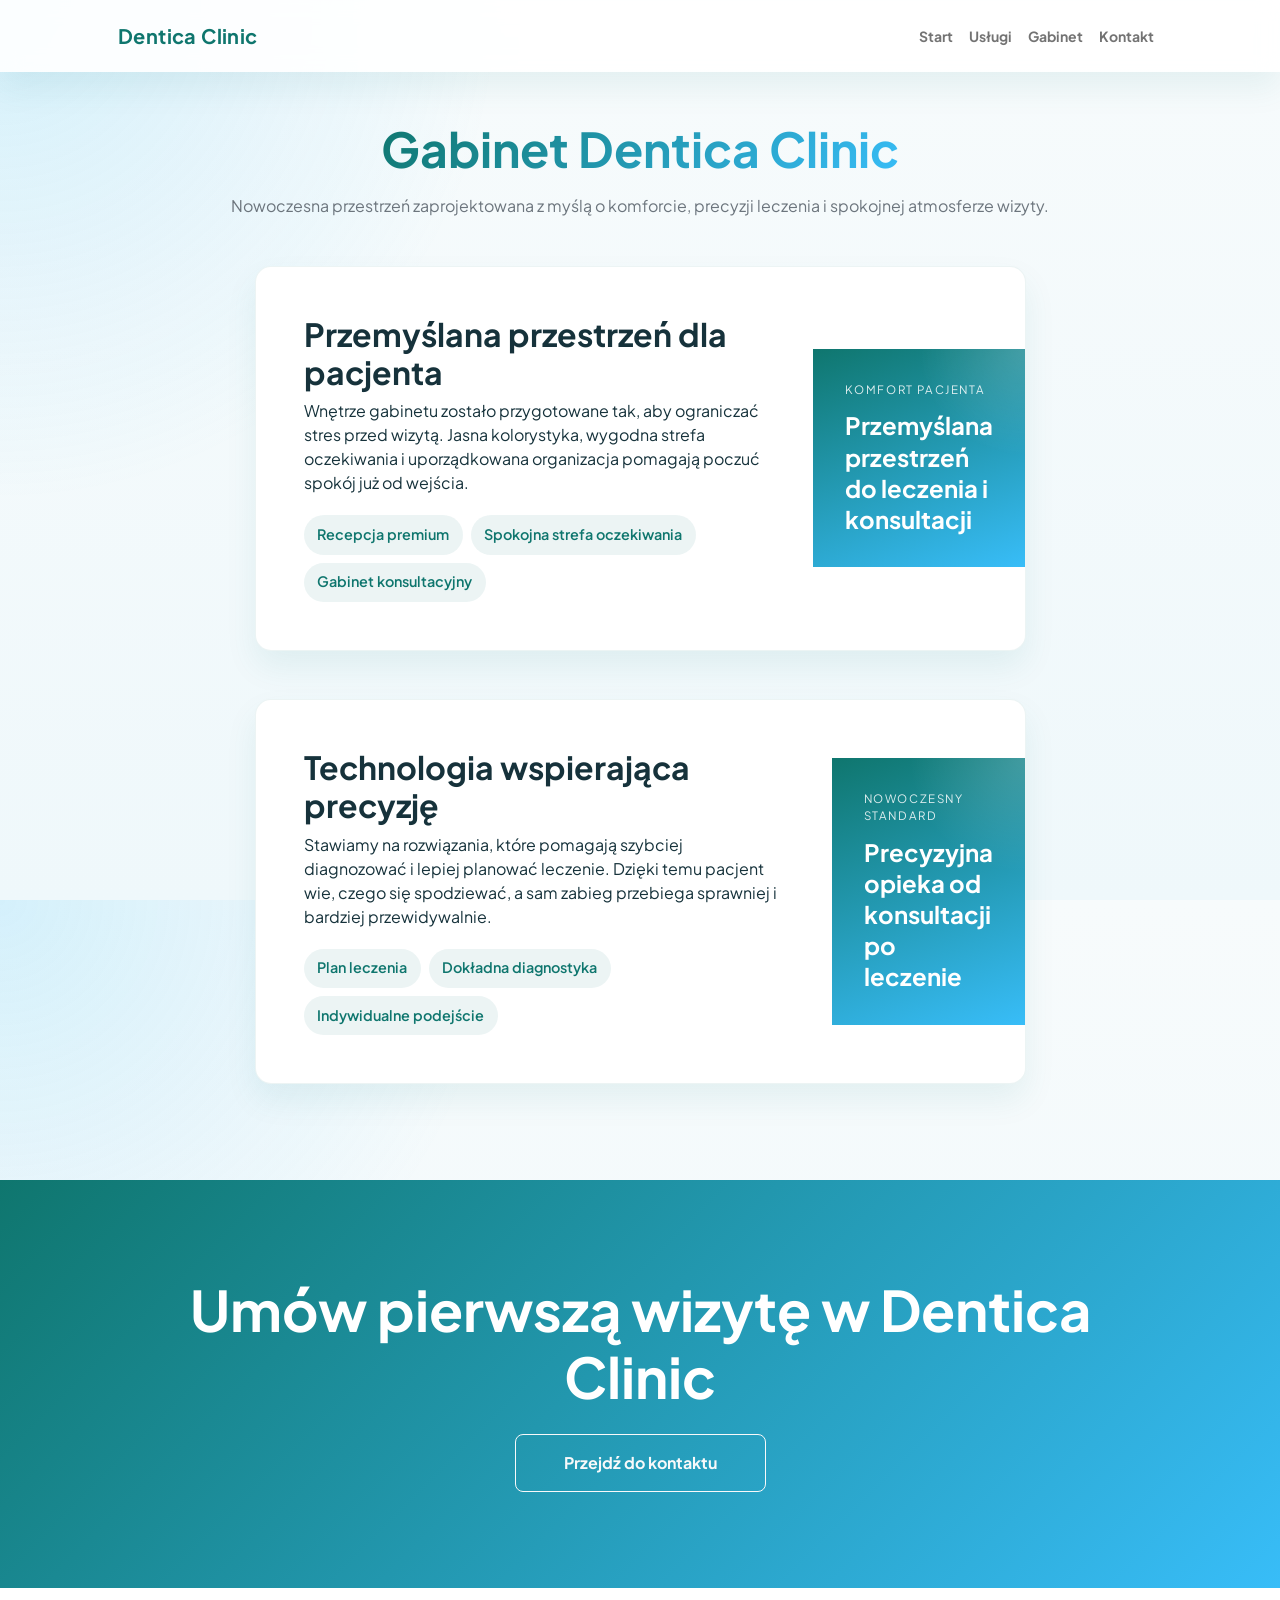
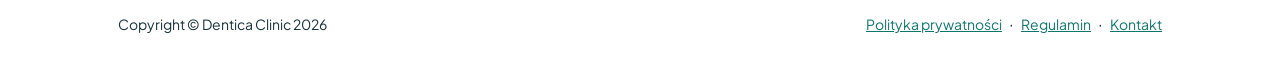
<file: projects.html>
<!DOCTYPE html>
<html lang="pl">
    <head>
        <meta charset="utf-8" />
        <meta name="viewport" content="width=device-width, initial-scale=1, shrink-to-fit=no" />
        <meta name="description" content="Poznaj gabinet Dentica Clinic, jego atmosferę i standard opieki stomatologicznej." />
        <meta name="author" content="" />
        <title>Dentica Clinic | Gabinet</title>
        <!-- Favicon-->
        <link rel="icon" type="image/x-icon" href="assets/favicon.ico" />
        <!-- Custom Google font-->
        <link rel="preconnect" href="https://fonts.googleapis.com" />
        <link rel="preconnect" href="https://fonts.gstatic.com" crossorigin />
        <link href="https://fonts.googleapis.com/css2?family=Plus+Jakarta+Sans:wght@100;200;300;400;500;600;700;800;900&amp;display=swap" rel="stylesheet" />
        <!-- Bootstrap icons-->
        <link href="https://cdn.jsdelivr.net/npm/bootstrap-icons@1.8.1/font/bootstrap-icons.css" rel="stylesheet" />
        <!-- Core theme CSS (includes Bootstrap)-->
        <link href="css/styles.css" rel="stylesheet" />
    </head>
    <body class="d-flex flex-column h-100 bg-light">
        <main class="flex-shrink-0">
            <!-- Navigation-->
            <nav class="navbar navbar-expand-lg navbar-light bg-white py-3">
                <div class="container px-5">
                    <a class="navbar-brand" href="index.html"><span class="fw-bolder text-primary">Dentica Clinic</span></a>
                    <button class="navbar-toggler" type="button" data-bs-toggle="collapse" data-bs-target="#navbarSupportedContent" aria-controls="navbarSupportedContent" aria-expanded="false" aria-label="Przełącz nawigację"><span class="navbar-toggler-icon"></span></button>
                    <div class="collapse navbar-collapse" id="navbarSupportedContent">
                        <ul class="navbar-nav ms-auto mb-2 mb-lg-0 small fw-bolder">
                            <li class="nav-item"><a class="nav-link" href="index.html">Start</a></li>
                            <li class="nav-item"><a class="nav-link" href="resume.html">Usługi</a></li>
                            <li class="nav-item"><a class="nav-link" href="projects.html">Gabinet</a></li>
                            <li class="nav-item"><a class="nav-link" href="contact.html">Kontakt</a></li>
                        </ul>
                    </div>
                </div>
            </nav>
            <!-- Projects Section-->
            <section class="py-5">
                <div class="container px-5 mb-5">
                    <div class="text-center mb-5">
                        <h1 class="display-5 fw-bolder mb-3"><span class="text-gradient d-inline">Gabinet Dentica Clinic</span></h1>
                        <p class="text-muted mb-0">Nowoczesna przestrzeń zaprojektowana z myślą o komforcie, precyzji leczenia i spokojnej atmosferze wizyty.</p>
                    </div>
                    <div class="row gx-5 justify-content-center">
                        <div class="col-lg-11 col-xl-9 col-xxl-8">
                            <!-- Project Card 1-->
                            <div class="card overflow-hidden shadow rounded-4 border-0 mb-5">
                                <div class="card-body p-0">
                                    <div class="d-flex align-items-center flex-column flex-lg-row">
                                        <div class="p-5">
                                            <h2 class="fw-bolder">Przemyślana przestrzeń dla pacjenta</h2>
                                            <p>Wnętrze gabinetu zostało przygotowane tak, aby ograniczać stres przed wizytą. Jasna kolorystyka, wygodna strefa oczekiwania i uporządkowana organizacja pomagają poczuć spokój już od wejścia.</p>
                                            <div class="dental-pill-list">
                                                <span>Recepcja premium</span>
                                                <span>Spokojna strefa oczekiwania</span>
                                                <span>Gabinet konsultacyjny</span>
                                            </div>
                                        </div>
                                        <div class="dental-visual">
                                            <span>Komfort pacjenta</span>
                                            <strong>Przemyślana przestrzeń do leczenia i konsultacji</strong>
                                        </div>
                                    </div>
                                </div>
                            </div>
                            <!-- Project Card 2-->
                            <div class="card overflow-hidden shadow rounded-4 border-0">
                                <div class="card-body p-0">
                                    <div class="d-flex align-items-center flex-column flex-lg-row">
                                        <div class="p-5">
                                            <h2 class="fw-bolder">Technologia wspierająca precyzję</h2>
                                            <p>Stawiamy na rozwiązania, które pomagają szybciej diagnozować i lepiej planować leczenie. Dzięki temu pacjent wie, czego się spodziewać, a sam zabieg przebiega sprawniej i bardziej przewidywalnie.</p>
                                            <div class="dental-pill-list">
                                                <span>Plan leczenia</span>
                                                <span>Dokładna diagnostyka</span>
                                                <span>Indywidualne podejście</span>
                                            </div>
                                        </div>
                                        <div class="dental-visual">
                                            <span>Nowoczesny standard</span>
                                            <strong>Precyzyjna opieka od konsultacji po leczenie</strong>
                                        </div>
                                    </div>
                                </div>
                            </div>
                        </div>
                    </div>
                </div>
            </section>
            <!-- Call to action section-->
            <section class="py-5 bg-gradient-primary-to-secondary text-white">
                <div class="container px-5 my-5">
                    <div class="text-center">
                        <h2 class="display-4 fw-bolder mb-4">Umów pierwszą wizytę w Dentica Clinic</h2>
                        <a class="btn btn-outline-light btn-lg px-5 py-3 fs-6 fw-bolder" href="contact.html">Przejdź do kontaktu</a>
                    </div>
                </div>
            </section>
        </main>
        <!-- Footer-->
        <footer class="bg-white py-4 mt-auto">
            <div class="container px-5">
                <div class="row align-items-center justify-content-between flex-column flex-sm-row">
                    <div class="col-auto"><div class="small m-0">Copyright &copy; Dentica Clinic 2026</div></div>
                    <div class="col-auto">
                        <a class="small" href="#!">Polityka prywatności</a>
                        <span class="mx-1">&middot;</span>
                        <a class="small" href="#!">Regulamin</a>
                        <span class="mx-1">&middot;</span>
                        <a class="small" href="#!">Kontakt</a>
                    </div>
                </div>
            </div>
        </footer>
        <!-- Bootstrap core JS-->
        <script src="https://cdn.jsdelivr.net/npm/bootstrap@5.2.3/dist/js/bootstrap.bundle.min.js"></script>
        <!-- Core theme JS-->
        <script src="js/scripts.js"></script>
    </body>
</html>
</file>
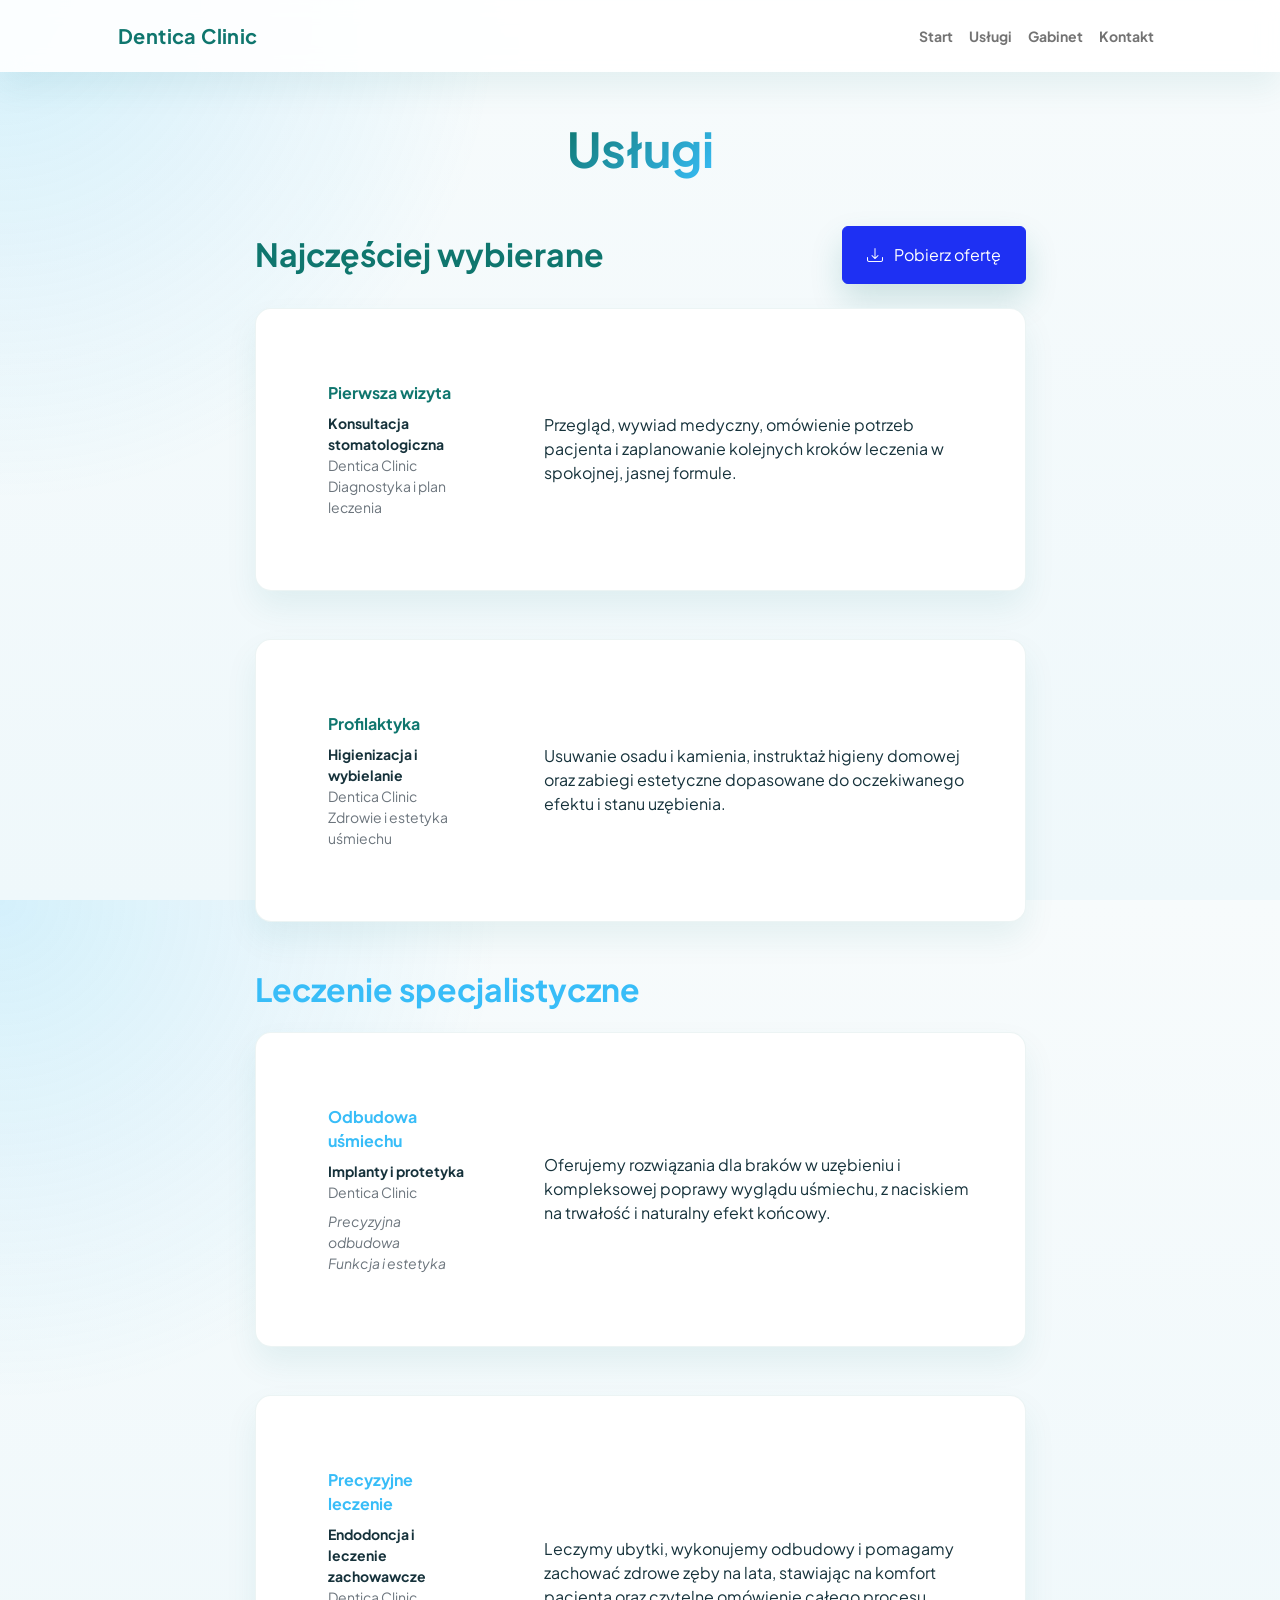
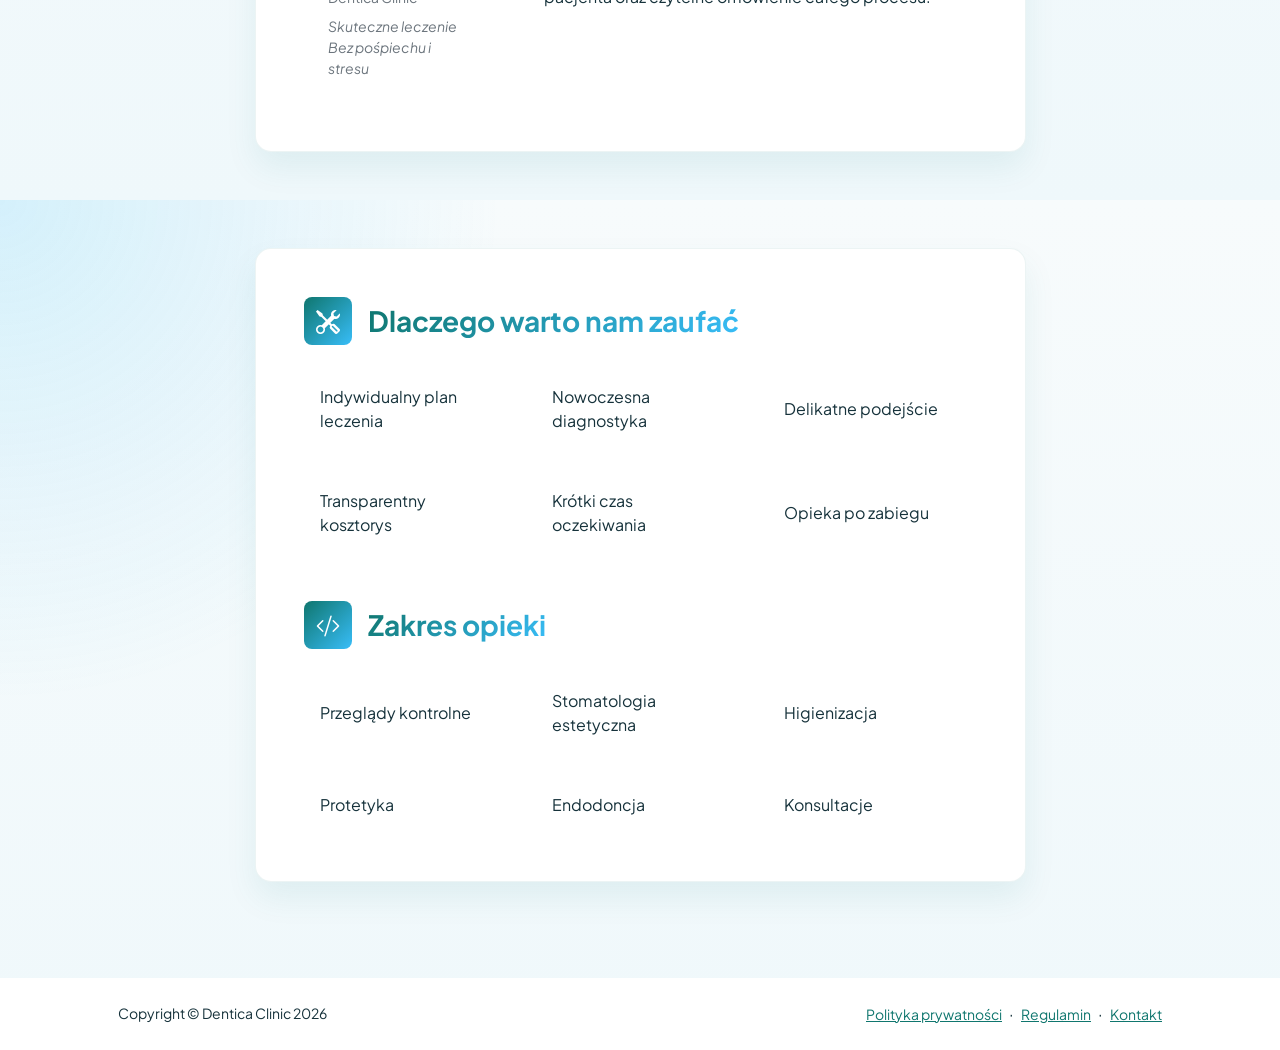
<file: resume.html>
<!DOCTYPE html>
<html lang="pl">
    <head>
        <meta charset="utf-8" />
        <meta name="viewport" content="width=device-width, initial-scale=1, shrink-to-fit=no" />
        <meta name="description" content="Poznaj usługi stomatologiczne Dentica Clinic i standard opieki nad pacjentem." />
        <meta name="author" content="" />
        <title>Dentica Clinic | Usługi</title>
        <!-- Favicon-->
        <link rel="icon" type="image/x-icon" href="assets/favicon.ico" />
        <!-- Custom Google font-->
        <link rel="preconnect" href="https://fonts.googleapis.com" />
        <link rel="preconnect" href="https://fonts.gstatic.com" crossorigin />
        <link href="https://fonts.googleapis.com/css2?family=Plus+Jakarta+Sans:wght@100;200;300;400;500;600;700;800;900&amp;display=swap" rel="stylesheet" />
        <!-- Bootstrap icons-->
        <link href="https://cdn.jsdelivr.net/npm/bootstrap-icons@1.8.1/font/bootstrap-icons.css" rel="stylesheet" />
        <!-- Core theme CSS (includes Bootstrap)-->
        <link href="css/styles.css" rel="stylesheet" />
    </head>
    <body class="d-flex flex-column h-100 bg-light">
        <main class="flex-shrink-0">
            <!-- Navigation-->
            <nav class="navbar navbar-expand-lg navbar-light bg-white py-3">
                <div class="container px-5">
                    <a class="navbar-brand" href="index.html"><span class="fw-bolder text-primary">Dentica Clinic</span></a>
                    <button class="navbar-toggler" type="button" data-bs-toggle="collapse" data-bs-target="#navbarSupportedContent" aria-controls="navbarSupportedContent" aria-expanded="false" aria-label="Przełącz nawigację"><span class="navbar-toggler-icon"></span></button>
                    <div class="collapse navbar-collapse" id="navbarSupportedContent">
                        <ul class="navbar-nav ms-auto mb-2 mb-lg-0 small fw-bolder">
                            <li class="nav-item"><a class="nav-link" href="index.html">Start</a></li>
                            <li class="nav-item"><a class="nav-link" href="resume.html">Usługi</a></li>
                            <li class="nav-item"><a class="nav-link" href="projects.html">Gabinet</a></li>
                            <li class="nav-item"><a class="nav-link" href="contact.html">Kontakt</a></li>
                        </ul>
                    </div>
                </div>
            </nav>
            <!-- Page Content-->
            <div class="container px-5 my-5">
                <div class="text-center mb-5">
                    <h1 class="display-5 fw-bolder mb-0"><span class="text-gradient d-inline">Usługi</span></h1>
                </div>
                <div class="row gx-5 justify-content-center">
                    <div class="col-lg-11 col-xl-9 col-xxl-8">
                        <!-- Experience Section-->
                        <section>
                            <div class="d-flex align-items-center justify-content-between mb-4">
                                <h2 class="text-primary fw-bolder mb-0">Najczęściej wybierane</h2>
                                <!-- Download resume button-->
                                <!-- Note: Set the link href target to a PDF file within your project-->
                                <a class="btn btn-primary px-4 py-3" href="#!">
                                    <div class="d-inline-block bi bi-download me-2"></div>
                                    Pobierz ofertę
                                </a>
                            </div>
                            <!-- Experience Card 1-->
                            <div class="card shadow border-0 rounded-4 mb-5">
                                <div class="card-body p-5">
                                    <div class="row align-items-center gx-5">
                                        <div class="col text-center text-lg-start mb-4 mb-lg-0">
                                            <div class="bg-light p-4 rounded-4">
                                                <div class="text-primary fw-bolder mb-2">Pierwsza wizyta</div>
                                                <div class="small fw-bolder">Konsultacja stomatologiczna</div>
                                                <div class="small text-muted">Dentica Clinic</div>
                                                <div class="small text-muted">Diagnostyka i plan leczenia</div>
                                            </div>
                                        </div>
                                        <div class="col-lg-8"><div>Przegląd, wywiad medyczny, omówienie potrzeb pacjenta i zaplanowanie kolejnych kroków leczenia w spokojnej, jasnej formule.</div></div>
                                    </div>
                                </div>
                            </div>
                            <!-- Experience Card 2-->
                            <div class="card shadow border-0 rounded-4 mb-5">
                                <div class="card-body p-5">
                                    <div class="row align-items-center gx-5">
                                        <div class="col text-center text-lg-start mb-4 mb-lg-0">
                                            <div class="bg-light p-4 rounded-4">
                                                <div class="text-primary fw-bolder mb-2">Profilaktyka</div>
                                                <div class="small fw-bolder">Higienizacja i wybielanie</div>
                                                <div class="small text-muted">Dentica Clinic</div>
                                                <div class="small text-muted">Zdrowie i estetyka uśmiechu</div>
                                            </div>
                                        </div>
                                        <div class="col-lg-8"><div>Usuwanie osadu i kamienia, instruktaż higieny domowej oraz zabiegi estetyczne dopasowane do oczekiwanego efektu i stanu uzębienia.</div></div>
                                    </div>
                                </div>
                            </div>
                        </section>
                        <!-- Education Section-->
                        <section>
                            <h2 class="text-secondary fw-bolder mb-4">Leczenie specjalistyczne</h2>
                            <!-- Education Card 1-->
                            <div class="card shadow border-0 rounded-4 mb-5">
                                <div class="card-body p-5">
                                    <div class="row align-items-center gx-5">
                                        <div class="col text-center text-lg-start mb-4 mb-lg-0">
                                            <div class="bg-light p-4 rounded-4">
                                                <div class="text-secondary fw-bolder mb-2">Odbudowa uśmiechu</div>
                                                <div class="mb-2">
                                                    <div class="small fw-bolder">Implanty i protetyka</div>
                                                    <div class="small text-muted">Dentica Clinic</div>
                                                </div>
                                                <div class="fst-italic">
                                                    <div class="small text-muted">Precyzyjna odbudowa</div>
                                                    <div class="small text-muted">Funkcja i estetyka</div>
                                                </div>
                                            </div>
                                        </div>
                                        <div class="col-lg-8"><div>Oferujemy rozwiązania dla braków w uzębieniu i kompleksowej poprawy wyglądu uśmiechu, z naciskiem na trwałość i naturalny efekt końcowy.</div></div>
                                    </div>
                                </div>
                            </div>
                            <!-- Education Card 2-->
                            <div class="card shadow border-0 rounded-4 mb-5">
                                <div class="card-body p-5">
                                    <div class="row align-items-center gx-5">
                                        <div class="col text-center text-lg-start mb-4 mb-lg-0">
                                            <div class="bg-light p-4 rounded-4">
                                                <div class="text-secondary fw-bolder mb-2">Precyzyjne leczenie</div>
                                                <div class="mb-2">
                                                    <div class="small fw-bolder">Endodoncja i leczenie zachowawcze</div>
                                                    <div class="small text-muted">Dentica Clinic</div>
                                                </div>
                                                <div class="fst-italic">
                                                    <div class="small text-muted">Skuteczne leczenie</div>
                                                    <div class="small text-muted">Bez pośpiechu i stresu</div>
                                                </div>
                                            </div>
                                        </div>
                                        <div class="col-lg-8"><div>Leczymy ubytki, wykonujemy odbudowy i pomagamy zachować zdrowe zęby na lata, stawiając na komfort pacjenta oraz czytelne omówienie całego procesu.</div></div>
                                    </div>
                                </div>
                            </div>
                        </section>
                        <!-- Divider-->
                        <div class="pb-5"></div>
                        <!-- Skills Section-->
                        <section>
                            <!-- Skillset Card-->
                            <div class="card shadow border-0 rounded-4 mb-5">
                                <div class="card-body p-5">
                                    <!-- Professional skills list-->
                                    <div class="mb-5">
                                        <div class="d-flex align-items-center mb-4">
                                            <div class="feature bg-primary bg-gradient-primary-to-secondary text-white rounded-3 me-3"><i class="bi bi-tools"></i></div>
                                            <h3 class="fw-bolder mb-0"><span class="text-gradient d-inline">Dlaczego warto nam zaufać</span></h3>
                                        </div>
                                        <div class="row row-cols-1 row-cols-md-3 mb-4">
                                            <div class="col mb-4 mb-md-0"><div class="d-flex align-items-center bg-light rounded-4 p-3 h-100">Indywidualny plan leczenia</div></div>
                                            <div class="col mb-4 mb-md-0"><div class="d-flex align-items-center bg-light rounded-4 p-3 h-100">Nowoczesna diagnostyka</div></div>
                                            <div class="col"><div class="d-flex align-items-center bg-light rounded-4 p-3 h-100">Delikatne podejście</div></div>
                                        </div>
                                        <div class="row row-cols-1 row-cols-md-3">
                                            <div class="col mb-4 mb-md-0"><div class="d-flex align-items-center bg-light rounded-4 p-3 h-100">Transparentny kosztorys</div></div>
                                            <div class="col mb-4 mb-md-0"><div class="d-flex align-items-center bg-light rounded-4 p-3 h-100">Krótki czas oczekiwania</div></div>
                                            <div class="col"><div class="d-flex align-items-center bg-light rounded-4 p-3 h-100">Opieka po zabiegu</div></div>
                                        </div>
                                    </div>
                                    <!-- Languages list-->
                                    <div class="mb-0">
                                        <div class="d-flex align-items-center mb-4">
                                            <div class="feature bg-primary bg-gradient-primary-to-secondary text-white rounded-3 me-3"><i class="bi bi-code-slash"></i></div>
                                            <h3 class="fw-bolder mb-0"><span class="text-gradient d-inline">Zakres opieki</span></h3>
                                        </div>
                                        <div class="row row-cols-1 row-cols-md-3 mb-4">
                                            <div class="col mb-4 mb-md-0"><div class="d-flex align-items-center bg-light rounded-4 p-3 h-100">Przeglądy kontrolne</div></div>
                                            <div class="col mb-4 mb-md-0"><div class="d-flex align-items-center bg-light rounded-4 p-3 h-100">Stomatologia estetyczna</div></div>
                                            <div class="col"><div class="d-flex align-items-center bg-light rounded-4 p-3 h-100">Higienizacja</div></div>
                                        </div>
                                        <div class="row row-cols-1 row-cols-md-3">
                                            <div class="col mb-4 mb-md-0"><div class="d-flex align-items-center bg-light rounded-4 p-3 h-100">Protetyka</div></div>
                                            <div class="col mb-4 mb-md-0"><div class="d-flex align-items-center bg-light rounded-4 p-3 h-100">Endodoncja</div></div>
                                            <div class="col"><div class="d-flex align-items-center bg-light rounded-4 p-3 h-100">Konsultacje</div></div>
                                        </div>
                                    </div>
                                </div>
                            </div>
                        </section>
                    </div>
                </div>
            </div>
        </main>
        <!-- Footer-->
        <footer class="bg-white py-4 mt-auto">
            <div class="container px-5">
                <div class="row align-items-center justify-content-between flex-column flex-sm-row">
                    <div class="col-auto"><div class="small m-0">Copyright &copy; Dentica Clinic 2026</div></div>
                    <div class="col-auto">
                        <a class="small" href="#!">Polityka prywatności</a>
                        <span class="mx-1">&middot;</span>
                        <a class="small" href="#!">Regulamin</a>
                        <span class="mx-1">&middot;</span>
                        <a class="small" href="#!">Kontakt</a>
                    </div>
                </div>
            </div>
        </footer>
        <!-- Bootstrap core JS-->
        <script src="https://cdn.jsdelivr.net/npm/bootstrap@5.2.3/dist/js/bootstrap.bundle.min.js"></script>
        <!-- Core theme JS-->
        <script src="js/scripts.js"></script>
    </body>
</html>
</file>
